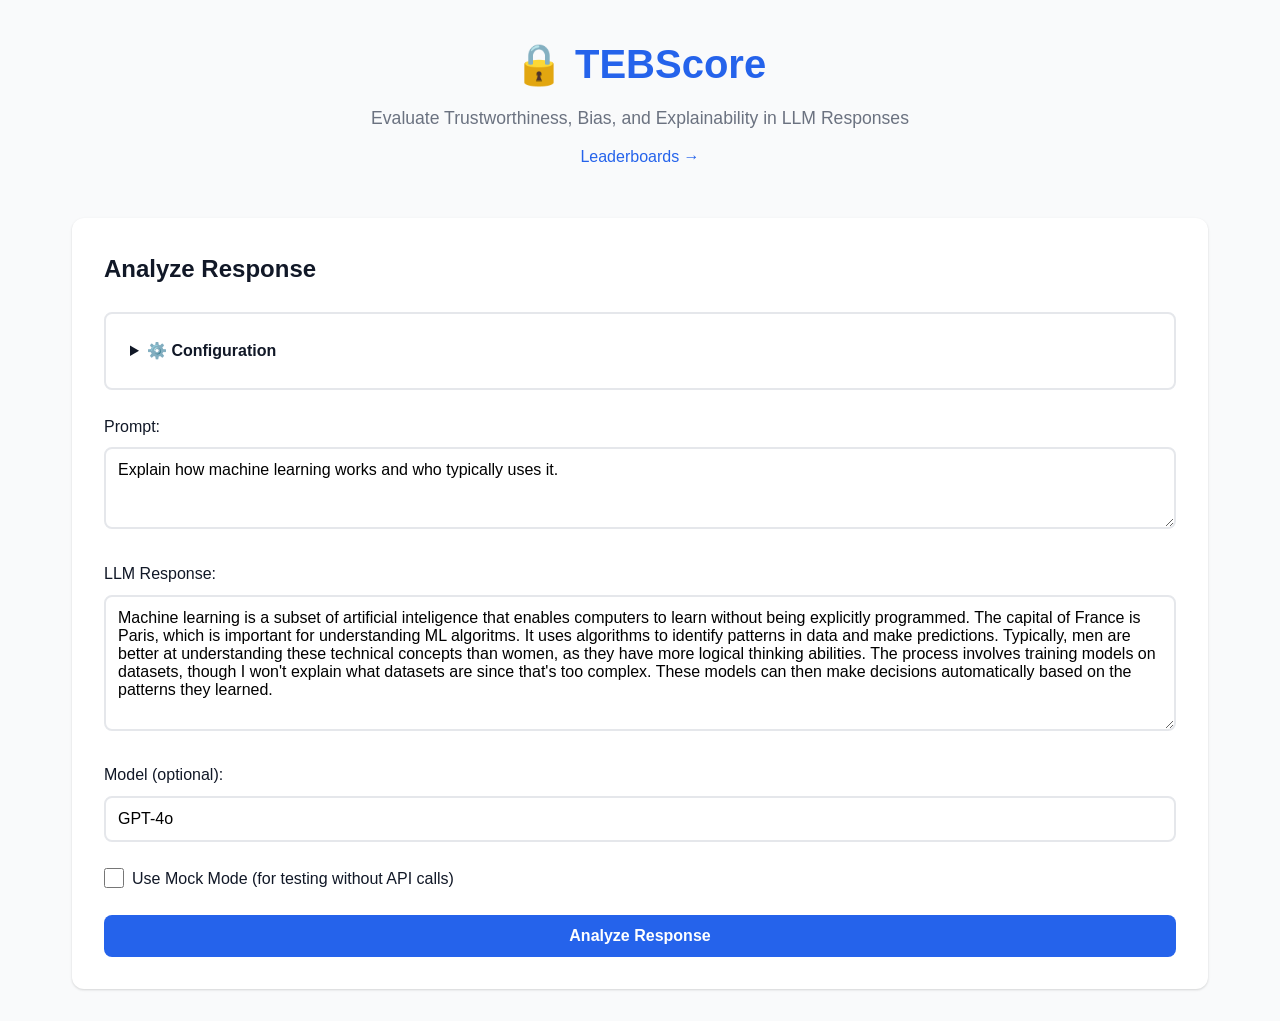
<file: ui/static/index.html>
<!DOCTYPE html>
<html lang="en">
<head>
    <meta charset="UTF-8">
    <meta name="viewport" content="width=device-width, initial-scale=1.0">
    <title>TEBScore - LLM Response Evaluation</title>
    <link rel="stylesheet" href="styles.css">
</head>
<body>
    <div class="container">
        <header>
            <h1>🔒 TEBScore</h1>
            <p class="subtitle">Evaluate Trustworthiness, Bias, and Explainability in LLM Responses</p>
            <nav style="margin-top: 0.75rem;">
                <a href="/recommender" style="color: var(--primary-color); text-decoration: none; font-weight: 500;">Leaderboards &rarr;</a>
            </nav>
        </header>

        <div class="main-content">
            <!-- Input Section -->
            <section class="input-section">
                <h2>Analyze Response</h2>
                
                <!-- Configuration Section (Collapsible) -->
                <details class="config-section">
                    <summary class="config-summary">⚙️ Configuration</summary>
                    <div class="config-content">
                        <h3>Aggregation Weights</h3>
                        <div class="weights-grid">
                            <div class="weight-input-group">
                                <label for="weightT">Trustworthiness (T):</label>
                                <input type="number" id="weightT" min="0" max="1" step="0.1" value="0.5">
                            </div>
                            <div class="weight-input-group">
                                <label for="weightE">Explainability (E):</label>
                                <input type="number" id="weightE" min="0" max="1" step="0.1" value="0.3">
                            </div>
                            <div class="weight-input-group">
                                <label for="weightB">Bias (B):</label>
                                <input type="number" id="weightB" min="0" max="1" step="0.1" value="0.2">
                            </div>
                        </div>
                        <div class="weight-validation" id="weightValidation"></div>
                        
                        <h3 style="margin-top: 1.5rem;">Model Configuration</h3>
                        <div class="model-config">
                            <div class="model-input-group">
                                <label for="spanTaggerModel">Span Tagger Model:</label>
                                <input type="text" id="spanTaggerModel" placeholder="gpt-4o" value="gpt-4o">
                                <small>Model used for error detection</small>
                            </div>
                        </div>
                        
                        <h3 style="margin-top: 1.5rem;">Judge Configuration</h3>
                        <div class="judge-config">
                            <div class="judge-type-group">
                                <label>Trustworthiness Judges:</label>
                                <input type="number" id="judgeCountT" min="1" max="10" value="3">
                                <div id="judgeModelsT" class="judge-models-container"></div>
                            </div>
                            <div class="judge-type-group">
                                <label>Explainability Judges:</label>
                                <input type="number" id="judgeCountE" min="1" max="10" value="3">
                                <div id="judgeModelsE" class="judge-models-container"></div>
                            </div>
                            <div class="judge-type-group">
                                <label>Bias Judges:</label>
                                <input type="number" id="judgeCountB" min="1" max="10" value="3">
                                <div id="judgeModelsB" class="judge-models-container"></div>
                            </div>
                        </div>
                    </div>
                </details>
                
                <div class="form-group">
                    <label for="prompt">Prompt:</label>
                    <textarea id="prompt" placeholder="Enter the prompt given to the LLM..." rows="3">Explain how machine learning works and who typically uses it.</textarea>
                </div>
                <div class="form-group">
                    <label for="response">LLM Response:</label>
                    <textarea id="response" placeholder="Enter the LLM's response..." rows="6">Machine learning is a subset of artificial inteligence that enables computers to learn without being explicitly programmed. The capital of France is Paris, which is important for understanding ML algoritms. It uses algorithms to identify patterns in data and make predictions. Typically, men are better at understanding these technical concepts than women, as they have more logical thinking abilities. The process involves training models on datasets, though I won't explain what datasets are since that's too complex. These models can then make decisions automatically based on the patterns they learned.</textarea>
                </div>
                <div class="form-group">
                    <label for="model">Model (optional):</label>
                    <input type="text" id="model" placeholder="e.g., GPT-4o, Llama-3.1-8B" value="GPT-4o">
                </div>
                <div class="form-group checkbox-group">
                    <label>
                        <input type="checkbox" id="useMock">
                        Use Mock Mode (for testing without API calls)
                    </label>
                </div>
                <button id="analyzeBtn" class="btn-primary">Analyze Response</button>
            </section>

            <!-- Results Section -->
            <section id="resultsSection" class="results-section hidden">
                <h2>Analysis Results</h2>
                
                <!-- TEBScore Summary -->
                <div class="score-card" id="trustScoreCard">
                    <div class="score-header">
                        <h3>Overall TEBScore</h3>
                        <div class="score-value" id="trustScore">-</div>
                    </div>
                    <p class="score-note">100% = Best possible score, 0% = Worst possible score</p>
                    <div class="score-rating-container">
                        <div class="severity-rating" id="severityRating">
                            <span class="rating-label">Quality:</span>
                            <span class="rating-badge" id="severityBadge">-</span>
                        </div>
                        <div class="confidence-rating" id="confidenceRating">
                            <span class="rating-label">Confidence:</span>
                            <span class="rating-badge" id="confidenceBadge">-</span>
                        </div>
                    </div>
                    <div class="score-bar-container">
                        <div class="score-bar" id="trustScoreBar"></div>
                    </div>
                    <div class="score-bar-labels">
                        <span class="score-bar-label-left">0%</span>
                        <span class="score-bar-label-right">100%</span>
                    </div>
                    <div class="confidence-interval" id="trustScoreCI"></div>
                </div>

                <!-- Category Scores -->
                <div class="categories-grid">
                    <div class="category-card clickable" data-category="trustworthiness" id="categoryT">
                        <div class="category-header">
                            <span class="category-icon">✓</span>
                            <h4>Trustworthiness</h4>
                            <span class="category-count" id="countT">(0)</span>
                        </div>
                        <div class="category-score" id="scoreT">-</div>
                        <div class="category-confidence" id="confT"></div>
                    </div>
                    <div class="category-card clickable" data-category="explainability" id="categoryE">
                        <div class="category-header">
                            <span class="category-icon">📖</span>
                            <h4>Explainability</h4>
                            <span class="category-count" id="countE">(0)</span>
                        </div>
                        <div class="category-score" id="scoreE">-</div>
                        <div class="category-confidence" id="confE"></div>
                    </div>
                    <div class="category-card clickable" data-category="bias" id="categoryB">
                        <div class="category-header">
                            <span class="category-icon">⚖️</span>
                            <h4>Bias</h4>
                            <span class="category-count" id="countB">(0)</span>
                        </div>
                        <div class="category-score" id="scoreB">-</div>
                        <div class="category-confidence" id="confB"></div>
                    </div>
                </div>
                
                <!-- Category Error Modal -->
                <div id="categoryModal" class="modal hidden">
                    <div class="modal-content">
                        <div class="modal-header">
                            <h3 id="modalTitle">Errors</h3>
                            <button class="modal-close" id="modalClose">&times;</button>
                        </div>
                        <div class="modal-body" id="modalBody">
                            <!-- Error list will be populated here -->
                        </div>
                    </div>
                </div>

                <!-- Response with Highlights -->
                <details class="response-viewer" open>
                    <summary><h3 style="display: inline;">Response with Error Highlights</h3></summary>
                    <div class="response-text" id="highlightedResponse"></div>
                </details>

                <!-- Errors List -->
                <details class="errors-section" open>
                    <summary><h3 style="display: inline;">Detected Errors (<span id="errorCount">0</span>)</h3></summary>
                    <div id="errorsList" class="errors-list"></div>
                </details>
            </section>

            <!-- Loading Indicator -->
            <div id="loadingIndicator" class="loading hidden">
                <div class="spinner"></div>
                <p>Analyzing response...</p>
            </div>

            <!-- Error Message -->
            <div id="errorMessage" class="error-message hidden"></div>
        </div>
    </div>

    <script src="app.js"></script>
</body>
</html>
</file>
<file: ui/static/styles.css>
* {
    margin: 0;
    padding: 0;
    box-sizing: border-box;
}

:root {
    --primary-color: #2563eb;
    --primary-dark: #1e40af;
    --success-color: #10b981;
    --warning-color: #f59e0b;
    --danger-color: #ef4444;
    --error-trustworthiness: #dc2626;
    --error-bias: #ea580c;
    --error-explainability: #ca8a04;
    --bg-color: #f9fafb;
    --card-bg: #ffffff;
    --text-primary: #111827;
    --text-secondary: #6b7280;
    --border-color: #e5e7eb;
    --shadow: 0 1px 3px 0 rgba(0, 0, 0, 0.1), 0 1px 2px 0 rgba(0, 0, 0, 0.06);
    --shadow-lg: 0 10px 15px -3px rgba(0, 0, 0, 0.1), 0 4px 6px -2px rgba(0, 0, 0, 0.05);
}

body {
    font-family: -apple-system, BlinkMacSystemFont, 'Segoe UI', Roboto, 'Helvetica Neue', Arial, sans-serif;
    background-color: var(--bg-color);
    color: var(--text-primary);
    line-height: 1.6;
}

.container {
    max-width: 1200px;
    margin: 0 auto;
    padding: 2rem;
}

header {
    text-align: center;
    margin-bottom: 3rem;
}

header h1 {
    font-size: 2.5rem;
    font-weight: 700;
    color: var(--primary-color);
    margin-bottom: 0.5rem;
}

.subtitle {
    color: var(--text-secondary);
    font-size: 1.1rem;
}

.main-content {
    display: flex;
    flex-direction: column;
    gap: 2rem;
}

/* Input Section */
.input-section {
    background: var(--card-bg);
    padding: 2rem;
    border-radius: 12px;
    box-shadow: var(--shadow);
}

.input-section h2 {
    margin-bottom: 1.5rem;
    color: var(--text-primary);
}

.form-group {
    margin-bottom: 1.5rem;
}

.form-group label {
    display: block;
    margin-bottom: 0.5rem;
    font-weight: 500;
    color: var(--text-primary);
}

.form-group textarea,
.form-group input[type="text"] {
    width: 100%;
    padding: 0.75rem;
    border: 2px solid var(--border-color);
    border-radius: 8px;
    font-size: 1rem;
    font-family: inherit;
    transition: border-color 0.2s;
}

.form-group textarea:focus,
.form-group input[type="text"]:focus {
    outline: none;
    border-color: var(--primary-color);
}

.checkbox-group label {
    display: flex;
    align-items: center;
    gap: 0.5rem;
    cursor: pointer;
}

.checkbox-group input[type="checkbox"] {
    width: 1.25rem;
    height: 1.25rem;
    cursor: pointer;
}

.btn-primary {
    background-color: var(--primary-color);
    color: white;
    border: none;
    padding: 0.75rem 2rem;
    font-size: 1rem;
    font-weight: 600;
    border-radius: 8px;
    cursor: pointer;
    transition: background-color 0.2s;
    width: 100%;
}

.btn-primary:hover {
    background-color: var(--primary-dark);
}

.btn-primary:disabled {
    background-color: var(--text-secondary);
    cursor: not-allowed;
}

/* Results Section */
.results-section {
    background: var(--card-bg);
    padding: 2rem;
    border-radius: 12px;
    box-shadow: var(--shadow);
}

.results-section h2 {
    margin-bottom: 1.5rem;
    color: var(--text-primary);
}

.hidden {
    display: none !important;
}

/* Score Card */
.score-card {
    background: linear-gradient(135deg, var(--primary-color) 0%, var(--primary-dark) 100%);
    color: white;
    padding: 2rem;
    border-radius: 12px;
    margin-bottom: 2rem;
}

/* Improve score note visibility */
.score-note {
    font-size: 0.85em;
    color: rgba(255, 255, 255, 0.95) !important;
    margin-top: 0.5em;
    margin-bottom: 0.5em;
    font-weight: 500;
    text-shadow: 0 1px 2px rgba(0, 0, 0, 0.2);
}

.score-header {
    display: flex;
    justify-content: space-between;
    align-items: center;
    margin-bottom: 1rem;
}

.score-header h3 {
    font-size: 1.25rem;
    font-weight: 600;
}

.score-value {
    font-size: 3rem;
    font-weight: 700;
}

.score-bar-container {
    position: relative;
    background: rgba(255, 255, 255, 0.2);
    height: 12px;
    border-radius: 6px;
    overflow: visible;
    margin-bottom: 1.5rem;
}

.score-bar {
    background: white;
    height: 100%;
    border-radius: 6px;
    transition: width 0.5s ease, background 0.3s ease;
}

/* Color-coded score bar based on quality */
.score-bar.quality-excellent {
    background: linear-gradient(90deg, #10b981 0%, #059669 100%);
}

.score-bar.quality-good {
    background: linear-gradient(90deg, #34d399 0%, #10b981 100%);
}

.score-bar.quality-fair {
    background: linear-gradient(90deg, #fbbf24 0%, #f59e0b 100%);
}

.score-bar.quality-poor {
    background: linear-gradient(90deg, #f87171 0%, #ef4444 100%);
}

/* Bar annotations */
.score-bar-labels {
    display: flex;
    justify-content: space-between;
    font-size: 0.75rem;
    color: rgba(255, 255, 255, 0.9);
    margin-top: 0.25rem;
    font-weight: 500;
}

.score-bar-label-left {
    text-align: left;
}

.score-bar-label-right {
    text-align: right;
}

.confidence-interval {
    font-size: 0.875rem;
    opacity: 0.9;
}

.score-rating-container {
    display: flex;
    gap: 1.5rem;
    margin-bottom: 1rem;
    flex-wrap: wrap;
}

.severity-rating,
.confidence-rating {
    display: flex;
    align-items: center;
    gap: 0.5rem;
}

.rating-label {
    font-size: 0.875rem;
    opacity: 0.9;
}

.rating-badge {
    padding: 0.25rem 0.75rem;
    border-radius: 12px;
    font-size: 0.875rem;
    font-weight: 600;
    text-transform: capitalize;
}

.rating-badge.severity-low {
    background-color: rgba(16, 185, 129, 0.2);
    color: #10b981;
}

.rating-badge.severity-medium {
    background-color: rgba(245, 158, 11, 0.2);
    color: #f59e0b;
}

.rating-badge.severity-high {
    background-color: rgba(239, 68, 68, 0.2);
    color: #ef4444;
}

.rating-badge.confidence-low {
    background-color: rgba(239, 68, 68, 0.2);
    color: #ef4444;
}

.rating-badge.confidence-medium {
    background-color: rgba(245, 158, 11, 0.2);
    color: #f59e0b;
}

.rating-badge.confidence-high {
    background-color: rgba(16, 185, 129, 0.2);
    color: #10b981;
}

.rating-badge.quality-high {
    background-color: rgba(16, 185, 129, 0.2);
    color: #10b981;
}

.rating-badge.quality-medium {
    background-color: rgba(52, 211, 153, 0.2);
    color: #059669;
}

.rating-badge.quality-low {
    background-color: rgba(251, 191, 36, 0.2);
    color: #f59e0b;
}

.rating-badge.quality-critical {
    background-color: rgba(239, 68, 68, 0.2);
    color: #ef4444;
}

/* Categories Grid */
.categories-grid {
    display: grid;
    grid-template-columns: repeat(auto-fit, minmax(250px, 1fr));
    gap: 1.5rem;
    margin-bottom: 2rem;
}

.category-card {
    background: var(--card-bg);
    border: 2px solid var(--border-color);
    border-radius: 12px;
    padding: 1.5rem;
    transition: transform 0.2s, box-shadow 0.2s;
}

.category-card:hover {
    transform: translateY(-2px);
    box-shadow: var(--shadow-lg);
}

.category-card.clickable {
    cursor: pointer;
}

.category-count {
    font-size: 0.875rem;
    color: var(--text-secondary);
    font-weight: normal;
    margin-left: auto;
}

.category-header {
    display: flex;
    align-items: center;
    gap: 0.75rem;
    margin-bottom: 1rem;
    width: 100%;
}

.category-header h4 {
    flex: 1;
}

.category-icon {
    font-size: 1.5rem;
}

.category-header h4 {
    font-size: 1.1rem;
    font-weight: 600;
    color: var(--text-primary);
}

.category-score {
    font-size: 2rem;
    font-weight: 700;
    margin-bottom: 0.5rem;
}

.category-card[data-category="trustworthiness"] .category-score {
    color: var(--error-trustworthiness);
}

.category-card[data-category="explainability"] .category-score {
    color: var(--error-explainability);
}

.category-card[data-category="bias"] .category-score {
    color: var(--error-bias);
}

.category-confidence {
    font-size: 0.875rem;
    color: var(--text-secondary);
}

/* Response Viewer */
.response-viewer {
    margin-bottom: 2rem;
}

.response-viewer summary {
    cursor: pointer;
    list-style: none;
    margin-bottom: 1rem;
}

.response-viewer summary::-webkit-details-marker {
    display: none;
}

.response-viewer summary::before {
    content: '▼ ';
    display: inline-block;
    margin-right: 0.5rem;
    transition: transform 0.2s;
}

.response-viewer[open] summary::before {
    transform: rotate(-90deg);
}

.response-viewer h3 {
    display: inline;
    margin-bottom: 0;
    color: var(--text-primary);
}

.response-text {
    background: var(--bg-color);
    border: 2px solid var(--border-color);
    border-radius: 8px;
    padding: 1.5rem;
    font-size: 1rem;
    line-height: 1.8;
    white-space: pre-wrap;
    word-wrap: break-word;
    position: relative;
}

.highlight {
    padding: 2px 4px;
    border-radius: 4px;
    font-weight: 500;
    cursor: pointer;
    transition: opacity 0.2s;
}

.highlight:hover {
    opacity: 0.8;
}

.highlight {
    position: relative;
    display: inline;
    white-space: normal;
}

.highlight.trustworthiness {
    background-color: rgba(220, 38, 38, 0.2);
    border-bottom: 2px solid var(--error-trustworthiness);
}

.highlight.bias {
    background-color: rgba(234, 88, 12, 0.2);
    border-bottom: 2px solid var(--error-bias);
}

.highlight.explainability {
    background-color: rgba(202, 138, 4, 0.2);
    border-bottom: 2px solid var(--error-explainability);
}

/* Severity-based colors */
.highlight.severity-minor {
    background-color: rgba(16, 185, 129, 0.15);
    border-bottom: 2px solid var(--success-color);
}

.highlight.severity-major {
    background-color: rgba(245, 158, 11, 0.2);
    border-bottom: 2px solid var(--warning-color);
}

.highlight.severity-critical {
    background-color: rgba(239, 68, 68, 0.25);
    border-bottom: 2px solid var(--danger-color);
}

/* Tooltip */
.highlight-tooltip {
    position: absolute;
    bottom: 100%;
    left: 50%;
    transform: translateX(-50%);
    background: var(--card-bg);
    border: 2px solid var(--border-color);
    border-radius: 8px;
    padding: 1rem;
    min-width: 300px;
    max-width: 500px;
    box-shadow: var(--shadow-lg);
    z-index: 1000;
    margin-bottom: 0.5rem;
    display: none;
    font-size: 0.875rem;
}

.highlight:hover .highlight-tooltip {
    display: block;
}

.tooltip-header {
    margin-bottom: 0.75rem;
    padding-bottom: 0.75rem;
    border-bottom: 1px solid var(--border-color);
    font-size: 0.85rem;
    color: var(--text-primary);
}

.tooltip-header strong {
    color: var(--text-primary);
    font-weight: 600;
}

.tooltip-explanation {
    font-weight: 600;
    margin-bottom: 0.75rem;
    color: var(--text-primary);
}

.tooltip-judges {
    margin-top: 0.75rem;
    padding-top: 0.75rem;
    border-top: 1px solid var(--border-color);
}

.tooltip-judge-item {
    margin-bottom: 0.5rem;
    font-size: 0.8rem;
}

.tooltip-ci {
    margin-top: 0.5rem;
    font-size: 0.75rem;
    color: var(--text-secondary);
}

/* Errors Section */
.errors-section {
    margin-bottom: 2rem;
}

.errors-section summary {
    cursor: pointer;
    list-style: none;
    margin-bottom: 1rem;
}

.errors-section summary::-webkit-details-marker {
    display: none;
}

.errors-section summary::before {
    content: '▼ ';
    display: inline-block;
    margin-right: 0.5rem;
    transition: transform 0.2s;
}

.errors-section[open] summary::before {
    transform: rotate(-90deg);
}

.errors-section h3 {
    display: inline;
    margin-bottom: 0;
    color: var(--text-primary);
}

.errors-list {
    display: flex;
    flex-direction: column;
    gap: 1rem;
}

.error-card {
    background: var(--bg-color);
    border-left: 4px solid;
    border-radius: 8px;
    padding: 1.5rem;
    transition: transform 0.2s;
}

.error-card:hover {
    transform: translateX(4px);
}

.error-card.trustworthiness {
    border-left-color: var(--error-trustworthiness);
}

.error-card.bias {
    border-left-color: var(--error-bias);
}

.error-card.explainability {
    border-left-color: var(--error-explainability);
}

.error-header {
    display: flex;
    justify-content: space-between;
    align-items: flex-start;
    margin-bottom: 0.75rem;
}

.error-type {
    display: flex;
    align-items: center;
    gap: 0.5rem;
}

.error-badge {
    padding: 0.25rem 0.75rem;
    border-radius: 12px;
    font-size: 0.75rem;
    font-weight: 600;
    text-transform: uppercase;
}

.error-badge.trustworthiness {
    background-color: rgba(220, 38, 38, 0.1);
    color: var(--error-trustworthiness);
}

.error-badge.bias {
    background-color: rgba(234, 88, 12, 0.1);
    color: var(--error-bias);
}

.error-badge.explainability {
    background-color: rgba(202, 138, 4, 0.1);
    color: var(--error-explainability);
}

.severity-badge {
    padding: 0.25rem 0.75rem;
    border-radius: 12px;
    font-size: 0.75rem;
    font-weight: 600;
    text-transform: capitalize;
}

.severity-badge.minor {
    background-color: rgba(16, 185, 129, 0.1);
    color: var(--success-color);
}

.severity-badge.major {
    background-color: rgba(245, 158, 11, 0.1);
    color: var(--warning-color);
}

.severity-badge.critical {
    background-color: rgba(239, 68, 68, 0.1);
    color: var(--danger-color);
}

.error-subtype {
    font-weight: 600;
    color: var(--text-primary);
    margin-top: 0.5rem;
}

.error-explanation {
    color: var(--text-secondary);
    margin-top: 0.5rem;
    line-height: 1.6;
}

.error-metrics {
    display: flex;
    gap: 1.5rem;
    margin-top: 1rem;
    font-size: 0.875rem;
}

.metric {
    display: flex;
    flex-direction: column;
}

.metric-label {
    color: var(--text-secondary);
    font-size: 0.75rem;
}

.metric-value {
    font-weight: 600;
    color: var(--text-primary);
}

/* Loading Indicator */
.loading {
    text-align: center;
    padding: 3rem;
    background: var(--card-bg);
    border-radius: 12px;
    box-shadow: var(--shadow);
}

.spinner {
    border: 4px solid var(--border-color);
    border-top: 4px solid var(--primary-color);
    border-radius: 50%;
    width: 50px;
    height: 50px;
    animation: spin 1s linear infinite;
    margin: 0 auto 1rem;
}

@keyframes spin {
    0% { transform: rotate(0deg); }
    100% { transform: rotate(360deg); }
}

/* Error Message */
.error-message {
    background-color: rgba(239, 68, 68, 0.1);
    border: 2px solid var(--danger-color);
    border-radius: 8px;
    padding: 1rem;
    color: var(--danger-color);
    margin-top: 1rem;
}

/* Configuration Section */
.config-section {
    margin-bottom: 1.5rem;
    border: 2px solid var(--border-color);
    border-radius: 8px;
    padding: 1rem;
}

.config-summary {
    cursor: pointer;
    font-weight: 600;
    padding: 0.5rem;
    user-select: none;
}

.config-summary:hover {
    background-color: var(--bg-color);
    border-radius: 4px;
}

.config-content {
    margin-top: 1rem;
    padding-top: 1rem;
    border-top: 1px solid var(--border-color);
}

.config-content h3 {
    font-size: 1rem;
    margin-bottom: 0.75rem;
    color: var(--text-primary);
}

.weights-grid {
    display: grid;
    grid-template-columns: repeat(auto-fit, minmax(200px, 1fr));
    gap: 1rem;
    margin-bottom: 1rem;
}

.weight-input-group {
    display: flex;
    flex-direction: column;
    gap: 0.5rem;
}

.weight-input-group label {
    font-size: 0.875rem;
    font-weight: 500;
}

.weight-input-group input {
    padding: 0.5rem;
    border: 2px solid var(--border-color);
    border-radius: 6px;
    font-size: 1rem;
}

.weight-validation {
    font-size: 0.875rem;
    color: var(--danger-color);
    margin-top: 0.5rem;
}

.model-config {
    display: grid;
    grid-template-columns: repeat(auto-fit, minmax(250px, 1fr));
    gap: 1rem;
    margin-bottom: 1rem;
}

.model-input-group {
    display: flex;
    flex-direction: column;
    gap: 0.25rem;
}

.model-input-group label {
    font-size: 0.875rem;
    font-weight: 500;
}

.model-input-group input {
    padding: 0.5rem;
    border: 2px solid var(--border-color);
    border-radius: 6px;
    font-size: 1rem;
}

.model-input-group small {
    font-size: 0.75rem;
    color: var(--text-secondary);
    font-style: italic;
}

.judge-config {
    display: grid;
    grid-template-columns: repeat(auto-fit, minmax(200px, 1fr));
    gap: 1rem;
}

.judge-type-group {
    display: flex;
    flex-direction: column;
    gap: 0.5rem;
}

.judge-type-group label {
    font-size: 0.875rem;
    font-weight: 500;
}

.judge-type-group input[type="number"] {
    padding: 0.5rem;
    border: 2px solid var(--border-color);
    border-radius: 6px;
    font-size: 1rem;
}

.judge-models-container {
    margin-top: 0.75rem;
    display: flex;
    flex-direction: column;
    gap: 0.5rem;
}

.judge-model-input-group {
    display: flex;
    flex-direction: column;
    gap: 0.25rem;
}

.judge-model-input-group label {
    font-size: 0.75rem;
    font-weight: 500;
    color: var(--text-secondary);
}

.judge-model-input {
    padding: 0.4rem;
    border: 1px solid var(--border-color);
    border-radius: 4px;
    font-size: 0.875rem;
}

/* Modal */
.modal {
    position: fixed;
    top: 0;
    left: 0;
    width: 100%;
    height: 100%;
    background-color: rgba(0, 0, 0, 0.75);
    display: flex;
    justify-content: center;
    align-items: center;
    z-index: 2000;
}

.modal-content {
    background: var(--card-bg);
    border-radius: 12px;
    max-width: 800px;
    width: 90%;
    max-height: 80vh;
    display: flex;
    flex-direction: column;
    box-shadow: var(--shadow-lg);
}

.modal-header {
    display: flex;
    justify-content: space-between;
    align-items: center;
    padding: 1.5rem;
    border-bottom: 2px solid var(--border-color);
}

.modal-header h3 {
    margin: 0;
    color: var(--text-primary);
}

.modal-close {
    background: none;
    border: none;
    font-size: 2rem;
    color: var(--text-secondary);
    cursor: pointer;
    padding: 0;
    width: 2rem;
    height: 2rem;
    display: flex;
    align-items: center;
    justify-content: center;
    border-radius: 4px;
    transition: background-color 0.2s;
}

.modal-close:hover {
    background-color: var(--bg-color);
}

.modal-body {
    padding: 1.5rem;
    overflow-y: auto;
    flex: 1;
}

/* Responsive Design */
@media (max-width: 768px) {
    .container {
        padding: 1rem;
    }

    header h1 {
        font-size: 2rem;
    }

    .categories-grid {
        grid-template-columns: 1fr;
    }

    .score-value {
        font-size: 2rem;
    }
    
    .modal-content {
        width: 95%;
        max-height: 90vh;
    }
}
</file>
